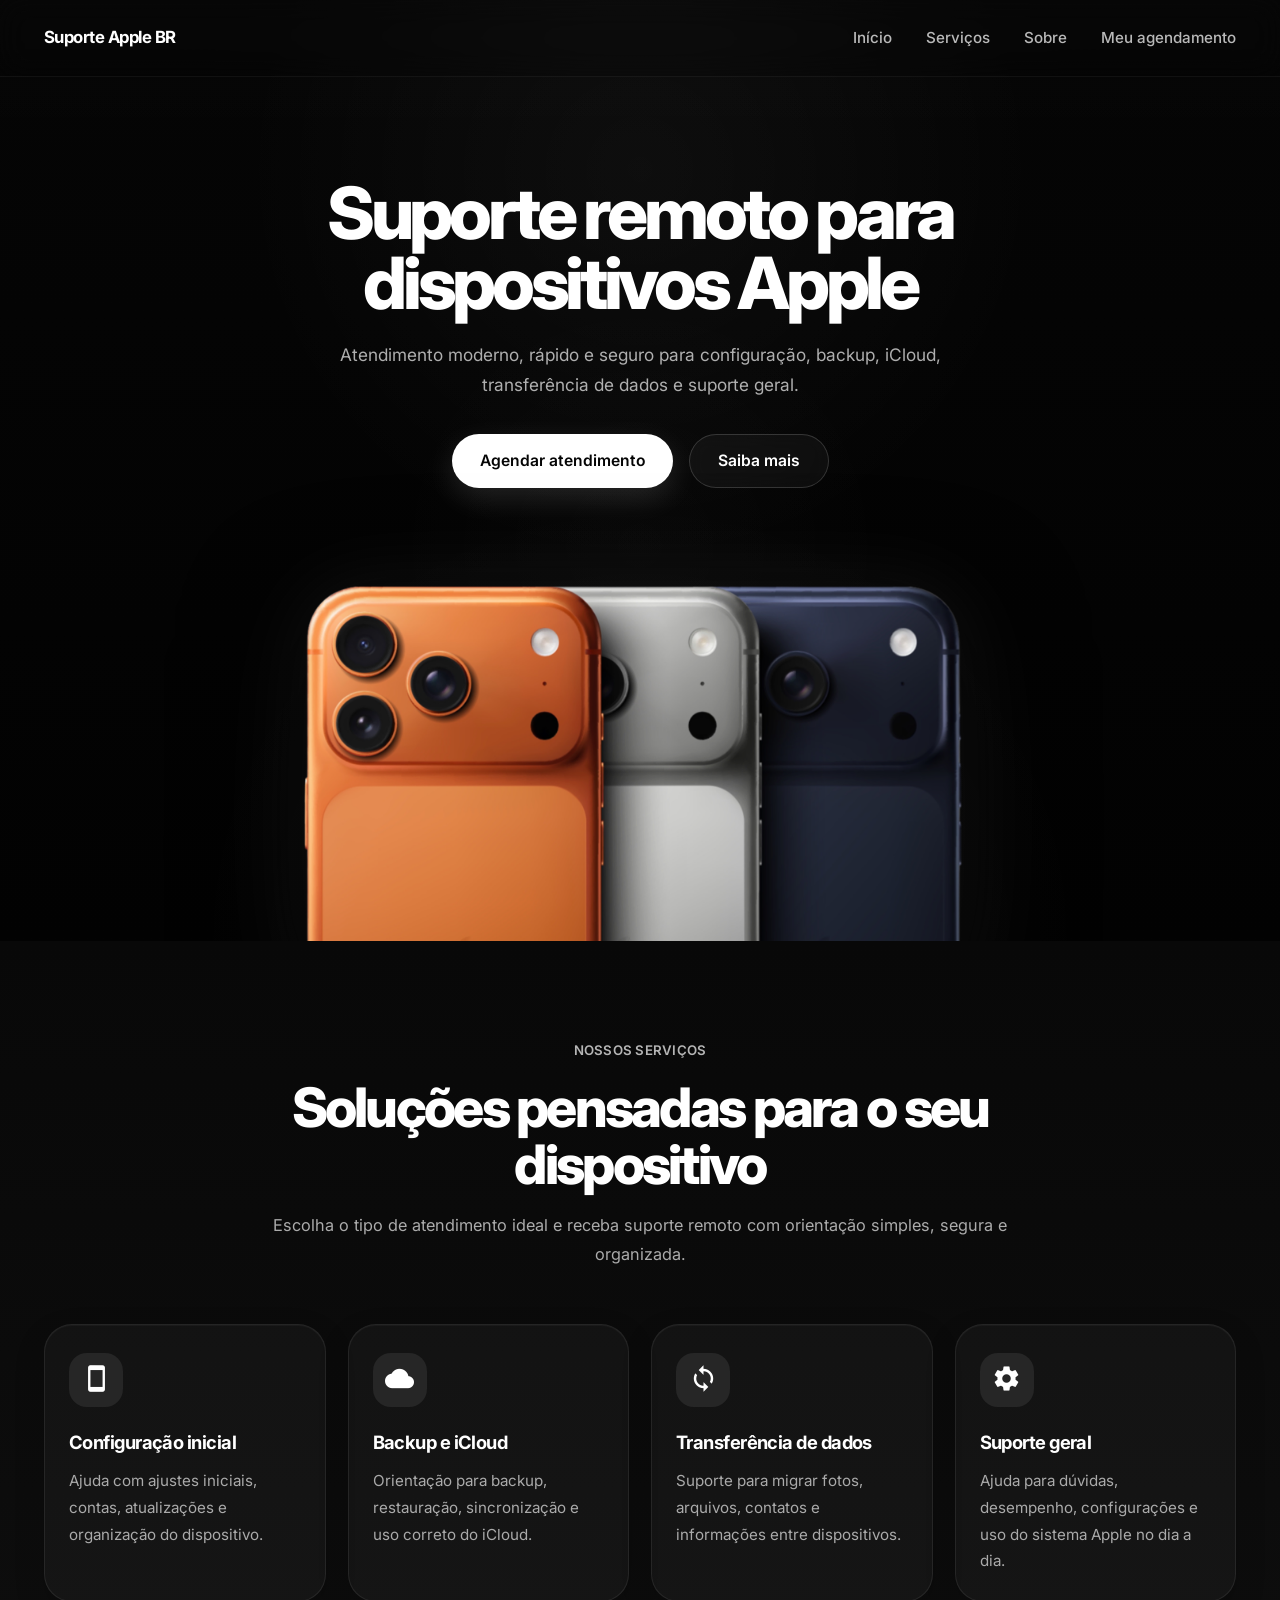
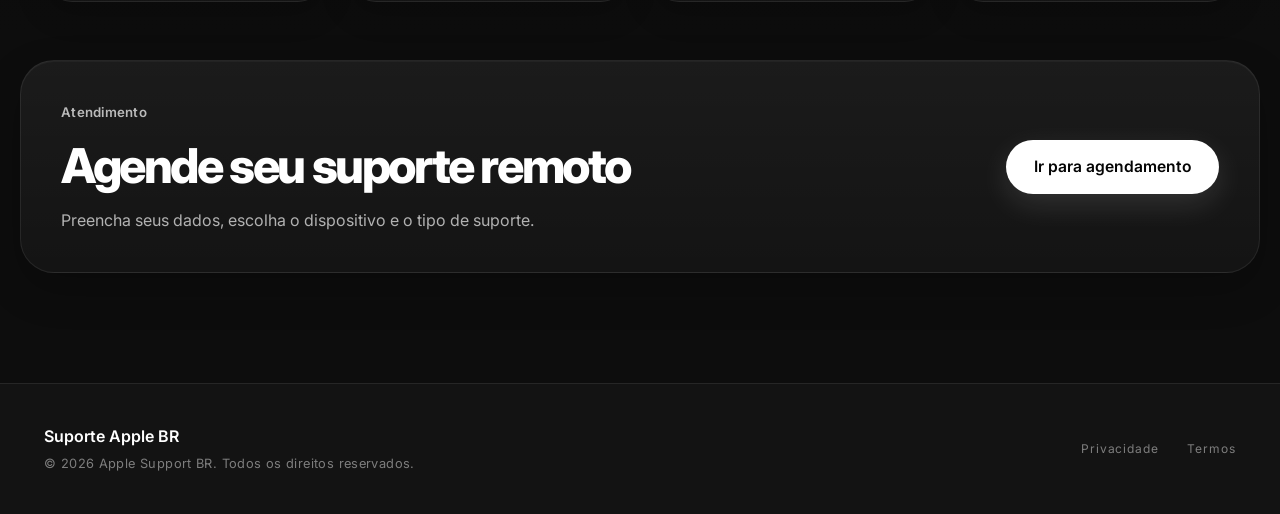
<file: index.html>
<!DOCTYPE html>
<html lang="pt-BR">
<head>
  <meta charset="UTF-8">
  <meta name="viewport" content="width=device-width, initial-scale=1.0">
  <title>Suporte Apple BR</title>

  <link rel="preconnect" href="https://fonts.googleapis.com">
  <link rel="preconnect" href="https://fonts.gstatic.com" crossorigin>
  <link href="https://fonts.googleapis.com/css2?family=Inter:wght@400;500;600;700;800&display=swap" rel="stylesheet">
  <link href="https://fonts.googleapis.com/icon?family=Material+Icons" rel="stylesheet">

  <link rel="stylesheet" href="style.css">
</head>
<body>

  <header class="cabecalho">
    <div class="centro cabecalho-conteudo">
      <a href="./index.html" class="logo">Suporte Apple BR</a>
    
      <button class="botao-menu-mobile" onclick="toggleMenu()">
        <div class="hamburguer">
          <span></span>
          <span></span>
          <span></span>
        </div>
      </button>
    
      <nav class="menu">
        <a href="#">Início</a>
        <a href="#servicos">Serviços</a>
        <a href="./abas/sobre.html">Sobre</a>
        <a href="abas/detalhes.html" id="link-meu">Meu agendamento</a>
      </nav>
    </div>
  </header>

  <main>
    <section class="inicio">
      <div class="centro inicio-conteudo">
        <div class="texto-inicio">
          <h1 class="titulo-inicio" id="titulo-dispositivo">
            Suporte remoto <br class="quebra-mobile"> para dispositivos Apple</h1>
          <p class="descricao-inicio" id="descricao-dispositivo">
            Atendimento moderno, rápido e seguro para configuração, backup, iCloud,
            transferência de dados e suporte geral.
          </p>
          <div class="botoes-inicio">
            <a href="abas/agendamento.html" class="botao botao-claro">
              <span class="negrito-mobile">Agendar atendimento</span>
            </a>
            <a href="#servicos" class="botao botao-escuro">Saiba mais</a>
          </div>
        </div>

        <div class="imagem-inicio">
          <img id="imagem-dispositivo" src="./abas/images/IMG_7301.PNG" alt="iPhone em destaque">
        </div>
      </div>
    </section>

    <section class="servicos" id="servicos">
      <div class="centro">
        <div class="topo-secao">
          <p class="mini-titulo">NOSSOS SERVIÇOS</p>
          <h2 class="titulo-secao">Soluções pensadas para o seu dispositivo</h2>
          <p class="texto-secao">
            Escolha o tipo de atendimento ideal e receba suporte remoto com orientação simples, segura e organizada.
          </p>
        </div>

        <div class="grade-servicos">
          <div class="card-servico">
            <span class="material-icons icone-servico">smartphone</span>
            <h3>Configuração inicial</h3>
            <p>Ajuda com ajustes iniciais, contas, atualizações e organização do dispositivo.</p>
          </div>
          <div class="card-servico">
            <span class="material-icons icone-servico">cloud</span>
            <h3>Backup e iCloud</h3>
            <p>Orientação para backup, restauração, sincronização e uso correto do iCloud.</p>
          </div>
          <div class="card-servico">
            <span class="material-icons icone-servico">sync</span>
            <h3>Transferência de dados</h3>
            <p>Suporte para migrar fotos, arquivos, contatos e informações entre dispositivos.</p>
          </div>
          <div class="card-servico">
            <span class="material-icons icone-servico">settings</span>
            <h3>Suporte geral</h3>
            <p>Ajuda para dúvidas, desempenho, configurações e uso do sistema Apple no dia a dia.</p>
          </div>
        </div>
      </div>
    </section>

    <section class="agendamento-destaque">
      <div class="centro caixa-destaque">
        <div class="texto-destaque">
          <p class="mini-titulo">Atendimento</p>
          <h2 class="titulo-destaque">Agende seu suporte remoto</h2>
          <p class="descricao-destaque">
            Preencha seus dados, escolha o dispositivo e o tipo de suporte.
          </p>
        </div>
        <div class="acao-destaque">
          <a href="abas/agendamento.html" class="botao botao-claro">Ir para agendamento</a>
        </div>
      </div>
    </section>
  </main>

  <footer class="rodape">
    <div class="centro rodape-conteudo">
      <div class="rodape-esquerda">
        <h3>Suporte Apple BR</h3>
        <p>© 2026 Apple Support BR. Todos os direitos reservados.</p>
      </div>
      <div class="rodape-direita">
        <a href="#">Privacidade</a>
        <a href="#">Termos</a>
      </div>
    </div>
  </footer>

  <script src="abas/fluxo.js"></script>
</body>
</html>
</file>
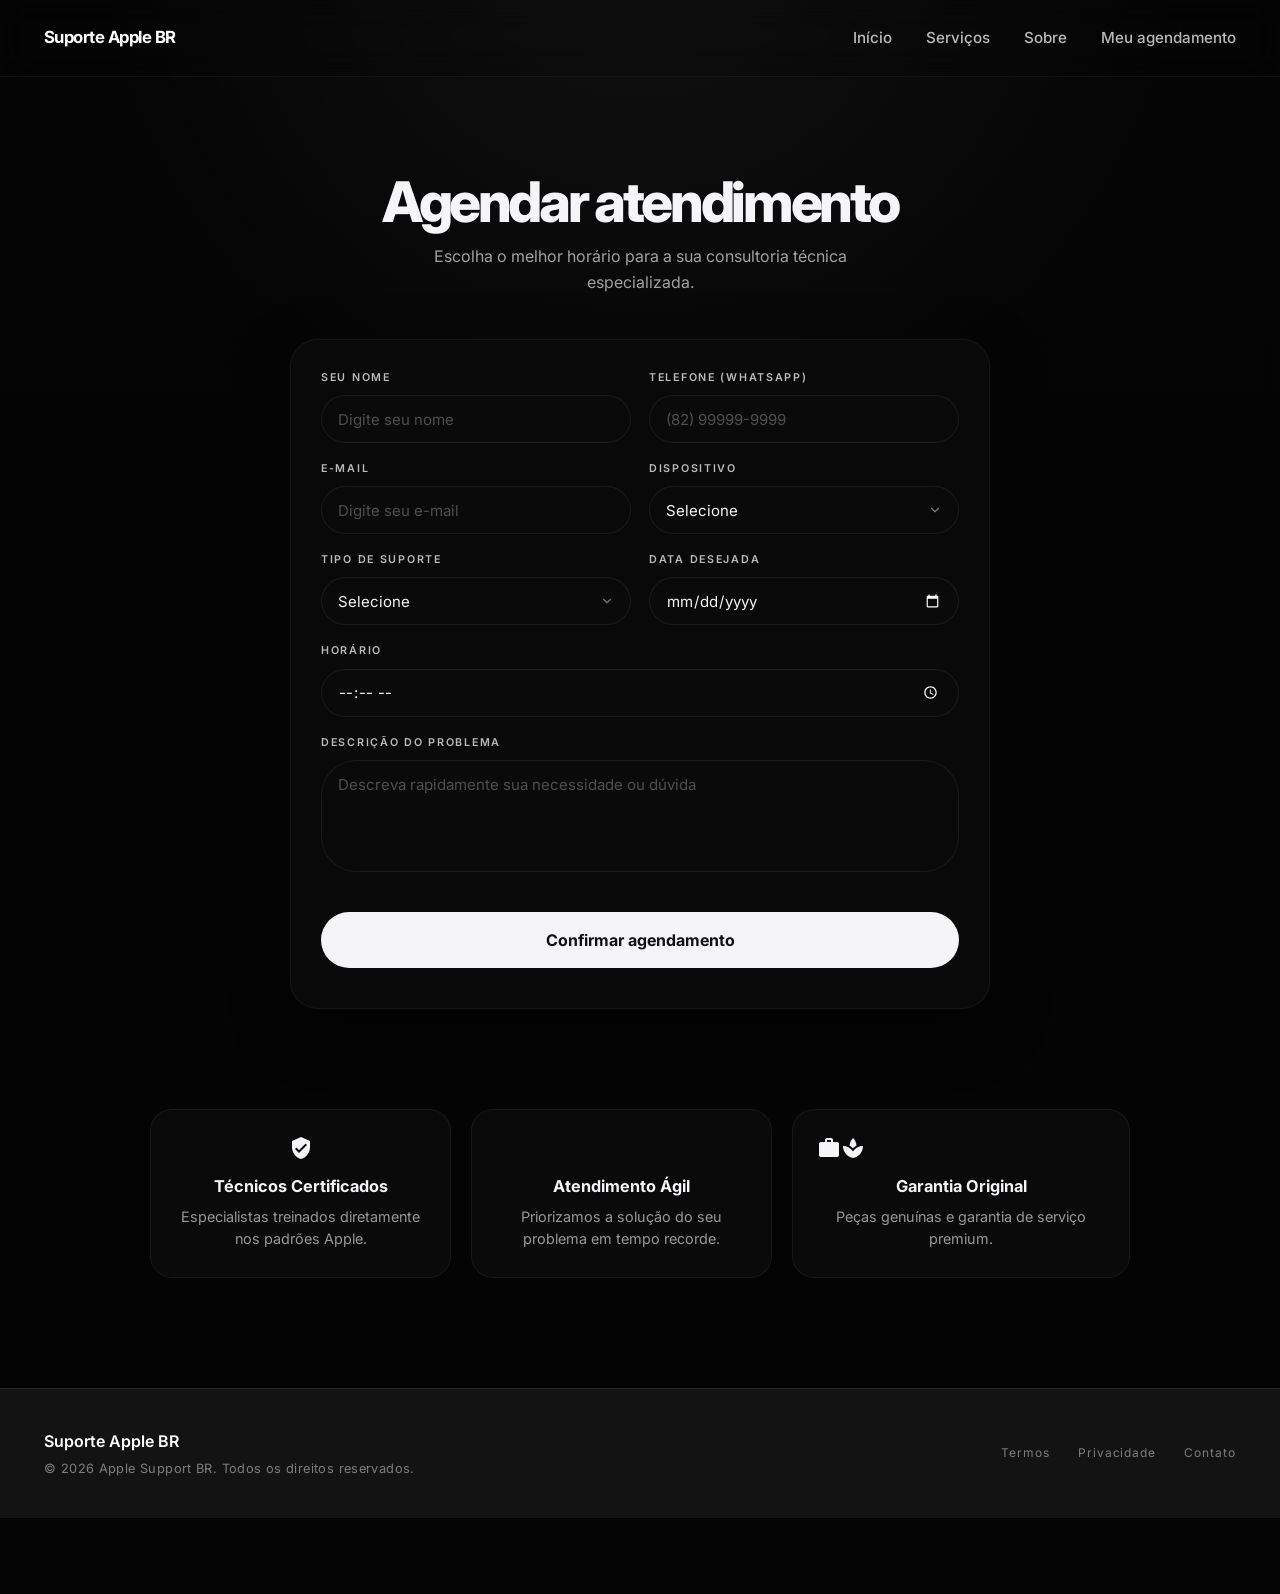
<file: abas/agendamento.html>
<!DOCTYPE html>
<html lang="pt-BR">
<head>
  <meta charset="UTF-8">
  <meta name="viewport" content="width=device-width, initial-scale=1.0">
  <title>Agendar atendimento | Suporte Apple BR</title>

  <link rel="preconnect" href="https://fonts.googleapis.com">
  <link rel="preconnect" href="https://fonts.gstatic.com" crossorigin>
  <link href="https://fonts.googleapis.com/css2?family=Inter:wght@400;500;600;700;800&display=swap" rel="stylesheet">
  <link href="https://fonts.googleapis.com/icon?family=Material+Icons" rel="stylesheet">

  <link rel="stylesheet" href="../style.css">
  <link rel="stylesheet" href="agendamento.css">
</head>
<body data-pagina="agendamento">

  <header class="cabecalho">
    <div class="centro cabecalho-conteudo">
      <a href="../index.html" class="logo">Suporte Apple BR</a>

      <nav class="menu">
        <a href="../index.html">Início</a>
        <a href="../index.html#servicos">Serviços</a>
        <a href="./sobre.html">Sobre</a>
        <a href="./detalhes.html">Meu agendamento</a>
      </nav>
    </div>
  </header>

  <main class="pagina-agendamento">
    <section class="secao-agendamento">
      <div class="centro">

        <div class="topo-agendamento">
          <p class="mini-titulo-agendamento">Atendimento remoto</p>
          <h1 class="titulo-agendamento">Agendar atendimento</h1>
          <p class="subtitulo-agendamento">
            Escolha o melhor horário para a sua consultoria técnica especializada.
          </p>
        </div>

        <div class="caixa-agendamento">
          <div class="lado-direito-agendamento">
            <form class="formulario-agendamento" id="form-agendamento">

              <div class="linha-formulario">
                <div class="grupo-formulario">
                  <label for="nome">Seu Nome</label>
                  <input type="text" id="nome" placeholder="Digite seu nome" required>
                </div>

                <div class="grupo-formulario">
                  <label for="telefone">Telefone (WhatsApp)</label>
                  <input type="tel" id="telefone" placeholder="(82) 99999-9999" required>
                </div>
              </div>

              <div class="linha-formulario">
                <div class="grupo-formulario">
                  <label for="email">E-mail</label>
                  <input type="email" id="email" placeholder="Digite seu e-mail">
                </div>

                <div class="grupo-formulario">
                  <label for="dispositivo">Dispositivo</label>
                  <select id="dispositivo" required>
                    <option value="">Selecione</option>

                    <optgroup label="iPhone">
                      <option>iPhone 15</option>
                      <option>iPhone 15 Plus</option>
                      <option>iPhone 15 Pro</option>
                      <option>iPhone 15 Pro Max</option>
                      <option>iPhone 16</option>
                      <option>iPhone 16 Plus</option>
                      <option>iPhone 16 Pro</option>
                      <option>iPhone 16 Pro Max</option>
                      <option>iPhone 16e</option>
                      <option>iPhone 17</option>
                      <option>iPhone 17 Plus</option>
                      <option>iPhone 17 Pro</option>
                      <option>iPhone 17 Pro Max</option>
                      <option>iPhone 17e</option>
                      <option>iPhone Air</option>
                    </optgroup>

                    <optgroup label="iPad">
                      <option>iPad Pro 11"</option>
                      <option>iPad Pro 13"</option>
                      <option>iPad Air</option>
                      <option>iPad</option>
                      <option>iPad mini</option>
                    </optgroup>

                    <optgroup label="MacBook">
                      <option>MacBook Air 13"</option>
                      <option>MacBook Air 15"</option>
                      <option>MacBook Pro 14"</option>
                      <option>MacBook Pro 16"</option>
                    </optgroup>
                  </select>
                </div>
              </div>

              <div class="linha-formulario">
                <div class="grupo-formulario">
                  <label for="suporte">Tipo de suporte</label>
                  <select id="suporte" required>
                    <option value="">Selecione</option>
                    <option>Configuração inicial</option>
                    <option>Backup / iCloud</option>
                    <option>Transferência de dados</option>
                    <option>Suporte geral</option>
                  </select>
                </div>

                <div class="grupo-formulario">
                  <label for="data">Data desejada</label>
                  <input type="date" id="data" required>
                </div>
              </div>

              <div class="linha-formulario linha-unica">
                <div class="grupo-formulario">
                  <label for="horario">Horário</label>
                  <input type="time" id="horario" required>
                </div>
              </div>

              <div class="grupo-formulario">
                <label for="descricao">Descrição do problema</label>
                <textarea id="descricao" rows="5" placeholder="Descreva rapidamente sua necessidade ou dúvida"></textarea>
              </div>

              <button type="submit" class="botao-enviar">Confirmar agendamento</button>

            </form>
          </div>
        </div>

        <div class="grade-beneficios">
          <div class="card-beneficio">
            <span class="material-icons">verified_user</span>
            <h3>Técnicos Certificados</h3>
            <p>Especialistas treinados diretamente nos padrões Apple.</p>
          </div>

          <div class="card-beneficio">
            <span class="material-icons">bolt</span>
            <h3>Atendimento Ágil</h3>
            <p>Priorizamos a solução do seu problema em tempo recorde.</p>
          </div>

          <div class="card-beneficio">
            <span class="material-icons">workspace_premium</span>
            <h3>Garantia Original</h3>
            <p>Peças genuínas e garantia de serviço premium.</p>
          </div>
        </div>

      </div>
    </section>
  </main>

  <footer class="rodape">
    <div class="centro rodape-conteudo">
      <div class="rodape-esquerda">
        <h3>Suporte Apple BR</h3>
        <p>© 2026 Apple Support BR. Todos os direitos reservados.</p>
      </div>

      <div class="rodape-direita">
        <a href="#">Termos</a>
        <a href="#">Privacidade</a>
        <a href="#">Contato</a>
      </div>
    </div>
  </footer>

  <script src="fluxo.js"></script>
</body>
</html>
</file>
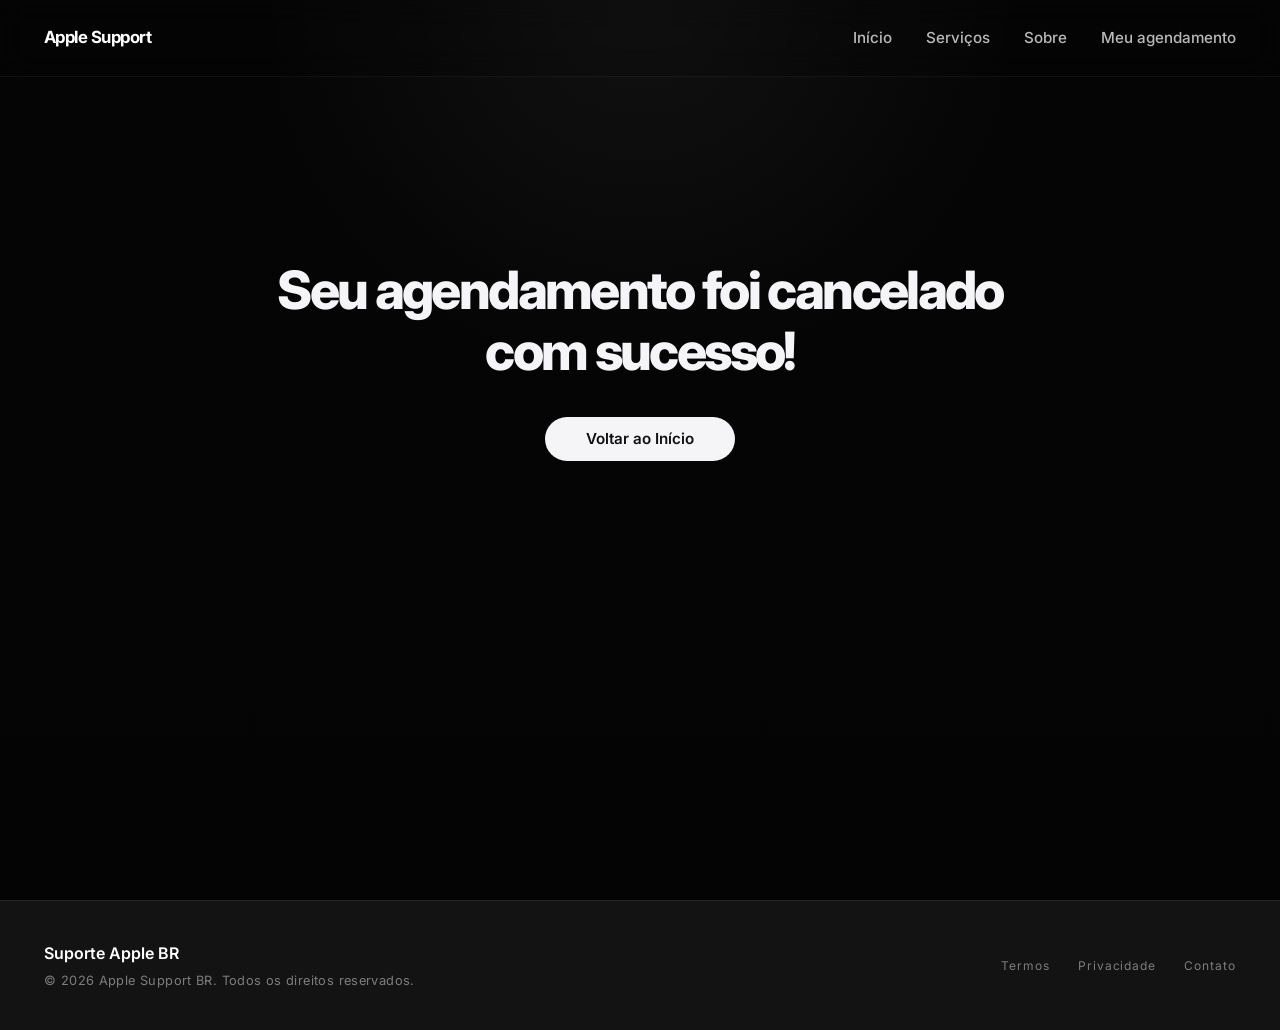
<file: abas/cancelado.html>
<!DOCTYPE html>
<html lang="pt-BR">
<head>
  <meta charset="UTF-8">
  <meta name="viewport" content="width=device-width, initial-scale=1.0">
  <title>Agendamento cancelado | Suporte Apple BR</title>

  <link rel="preconnect" href="https://fonts.googleapis.com">
  <link rel="preconnect" href="https://fonts.gstatic.com" crossorigin>
  <link href="https://fonts.googleapis.com/css2?family=Inter:wght@400;500;600;700;800&display=swap" rel="stylesheet">

  <link rel="stylesheet" href="../style.css">
  <link rel="stylesheet" href="cancelado.css">
</head>
<body data-pagina="cancelado">

  <header class="cabecalho">
    <div class="centro cabecalho-conteudo">
      <a href="../index.html" class="logo">Apple Support</a>

      <nav class="menu">
        <a href="../index.html">Início</a>
        <a href="../index.html#servicos">Serviços</a>
        <a href="./sobre.html">Sobre</a>
        <a href="./abas/detalhes.html">Meu agendamento</a>
      </nav>
    </div>
  </header>

  <main class="pagina-cancelado">
    <section class="secao-cancelado">
      <div class="centro">
        <h1 class="titulo-cancelado">
          Seu agendamento foi cancelado<br>
          com sucesso!
        </h1>

        <a href="../index.html" class="botao-inicio">Voltar ao Início</a>
      </div>
    </section>
  </main>

  <footer class="rodape">
    <div class="centro rodape-conteudo">
      <div class="rodape-esquerda">
        <h3>Suporte Apple BR</h3>
        <p>© 2026 Apple Support BR. Todos os direitos reservados.</p>
      </div>

      <div class="rodape-direita">
        <a href="#">Termos</a>
        <a href="#">Privacidade</a>
        <a href="#">Contato</a>
      </div>
    </div>
  </footer>

  <script src="fluxo.js"></script>
</body>
</html>
</file>
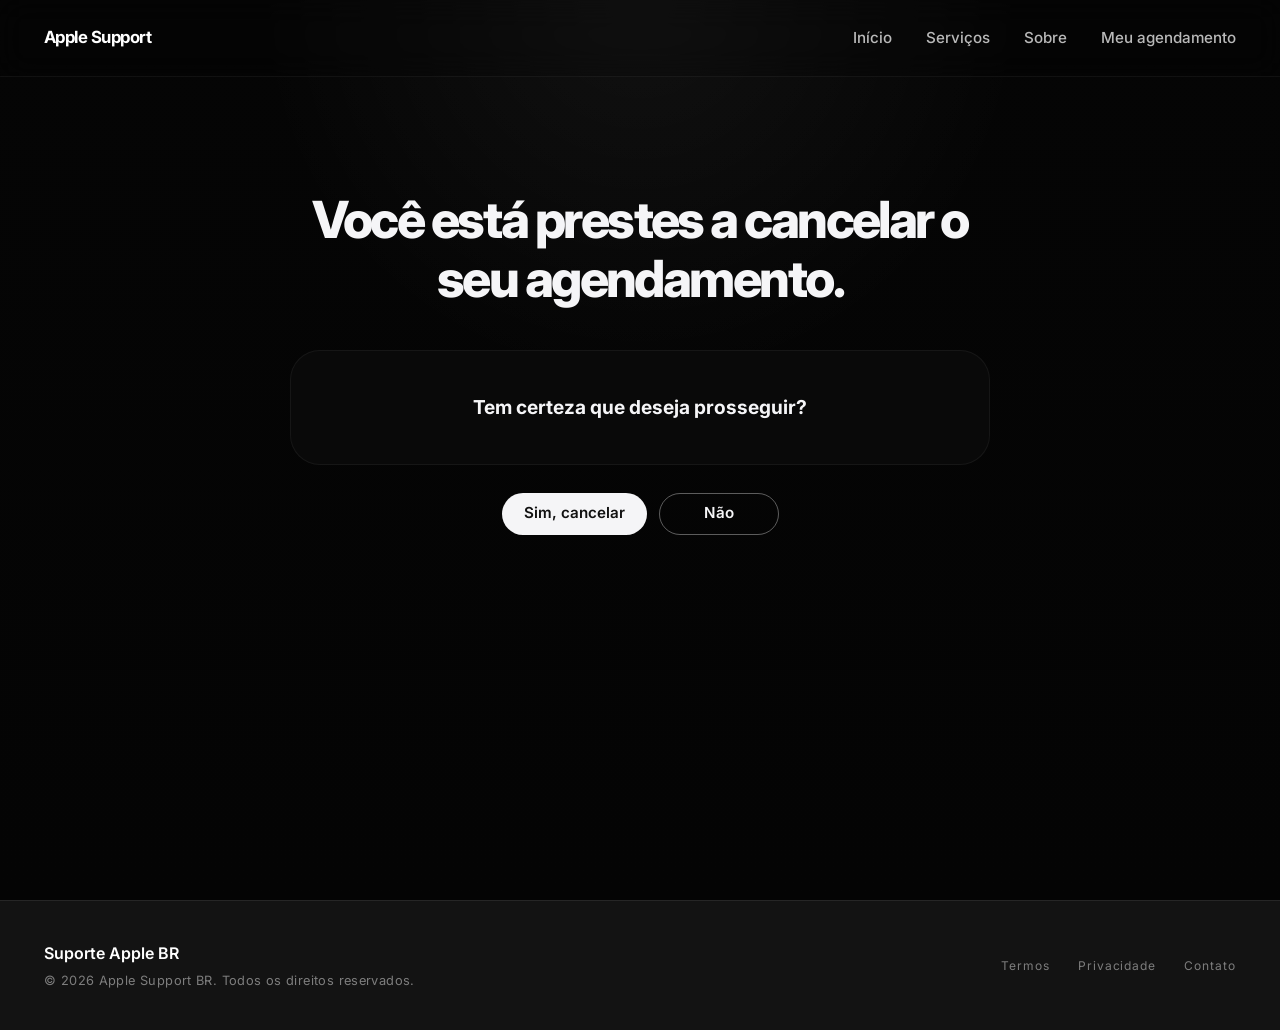
<file: abas/cancelar.html>
<!DOCTYPE html>
<html lang="pt-BR">
<head>
  <meta charset="UTF-8">
  <meta name="viewport" content="width=device-width, initial-scale=1.0">
  <title>Cancelar agendamento | Suporte Apple BR</title>

  <link rel="preconnect" href="https://fonts.googleapis.com">
  <link rel="preconnect" href="https://fonts.gstatic.com" crossorigin>
  <link href="https://fonts.googleapis.com/css2?family=Inter:wght@400;500;600;700;800&display=swap" rel="stylesheet">

  <link rel="stylesheet" href="../style.css">
  <link rel="stylesheet" href="cancelar.css">
</head>
<body data-pagina="cancelar">

  <header class="cabecalho">
    <div class="centro cabecalho-conteudo">
      <a href="../index.html" class="logo">Apple Support</a>

      <nav class="menu">
        <a href="../index.html">Início</a>
        <a href="../index.html#servicos">Serviços</a>
        <a href="./sobre.html">Sobre</a>
        <a href="./abas/detalhes.html">Meu agendamento</a>
      </nav>
    </div>
  </header>

  <main class="pagina-cancelar">
    <section class="secao-cancelar">
      <div class="centro">

        <h1 class="titulo-cancelar">
          Você está prestes a cancelar o<br>
          seu agendamento.
        </h1>

        <div class="caixa-cancelar">
          <h2>Tem certeza que deseja prosseguir?</h2>
        </div>

        <div class="botoes-cancelar">
          <button id="confirmar-cancelamento" class="botao-sim">Sim, cancelar</button>
          <a href="detalhes.html" class="botao-nao">Não</a>
        </div>

      </div>
    </section>
  </main>

  <footer class="rodape">
    <div class="centro rodape-conteudo">
      <div class="rodape-esquerda">
        <h3>Suporte Apple BR</h3>
        <p>© 2026 Apple Support BR. Todos os direitos reservados.</p>
      </div>

      <div class="rodape-direita">
        <a href="#">Termos</a>
        <a href="#">Privacidade</a>
        <a href="#">Contato</a>
      </div>
    </div>
  </footer>

  <script src="fluxo.js"></script>
</body>
</html>
</file>
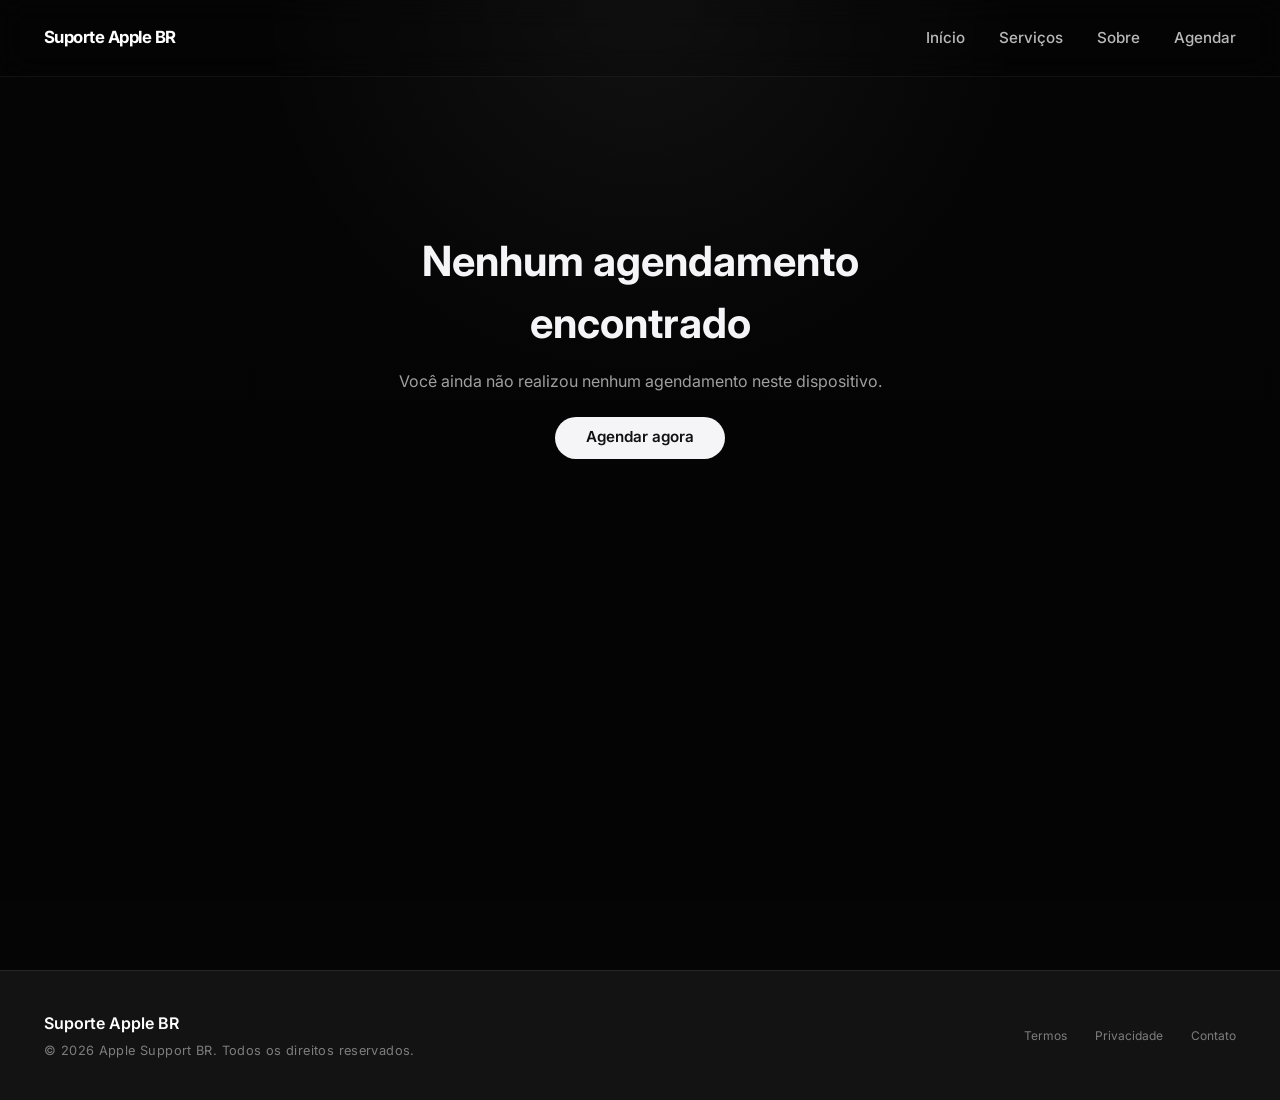
<file: abas/detalhes.html>
<!DOCTYPE html>
<html lang="pt-BR">
<head>
  <meta charset="UTF-8">
  <meta name="viewport" content="width=device-width, initial-scale=1.0">
  <title>Meu agendamento | Suporte Apple BR</title>

  <link rel="preconnect" href="https://fonts.googleapis.com">
  <link rel="preconnect" href="https://fonts.gstatic.com" crossorigin>
  <link href="https://fonts.googleapis.com/css2?family=Inter:wght@400;500;600;700;800&display=swap" rel="stylesheet">
  <link href="https://fonts.googleapis.com/icon?family=Material+Icons" rel="stylesheet">

  <link rel="stylesheet" href="../style.css">
  <link rel="stylesheet" href="detalhes.css">
</head>
<body data-pagina="detalhes">

  <header class="cabecalho">
    <div class="centro cabecalho-conteudo">
      <a href="../index.html" class="logo">Suporte Apple BR</a>

      <nav class="menu">
        <a href="../index.html">Início</a>
        <a href="../index.html#servicos">Serviços</a>
        <a href="./sobre.html">Sobre</a>
        <a href="agendamento.html" id="link-agendar">Agendar</a>
        <a href="detalhes.html" id="link-meu" style="display: none;">Meu agendamento</a>
      </nav>
    </div>
  </header>

  <main class="pagina-detalhes">
    <section class="secao-detalhes">
      <div class="centro">

        <div id="sem-agendamento" class="caixa-sem-agendamento" style="display: none;">
          <h1>Nenhum agendamento encontrado</h1>
          <p>Você ainda não realizou nenhum agendamento neste dispositivo.</p>
          <a href="agendamento.html" class="botao-voltar">Agendar agora</a>
        </div>

        <div id="card-agendamento">
          <div class="topo-detalhes">
            <h1 class="titulo-detalhes">Detalhes do seu Agendamento</h1>
            <p class="subtitulo-detalhes">
              Confira as informações do seu agendamento e prepare seu dispositivo para o atendimento.
            </p>
          </div>

          <div class="conteudo-detalhes">
            <div class="card-principal">
              <div class="linha-topo-card">
                <span class="status-agendamento">Confirmado</span>

                <div class="icone-status">
                  <span class="material-icons">check_circle</span>
                </div>
              </div>

              <h2 class="nome-cliente" id="nome-cliente">—</h2>

              <p class="modelo-dispositivo">
                <span class="material-icons icone-dispositivo">devices</span>
                <span id="dispositivo-cliente">—</span>
              </p>

              <div class="dados-contato">
                <p class="linha-contato" id="telefone-cliente">Telefone: —</p>
                <p class="linha-contato" id="email-cliente">E-mail: —</p>
              </div>

              <div class="linha-divisoria"></div>

              <div class="infos-card">
                <div class="info-item">
                  <span class="rotulo-info">Serviço</span>
                  <strong id="servico-cliente">—</strong>
                </div>

                <div class="info-item">
                  <span class="rotulo-info">ID do caso</span>
                  <strong id="id-caso">—</strong>
                </div>
              </div>
            </div>

            <div class="cards-laterais">
              <div class="card-lateral">
                <span class="material-icons icone-lateral">calendar_today</span>
                <strong id="data-agendamento">—</strong>
                <p id="dia-semana">—</p>
              </div>

              <div class="card-lateral">
                <span class="material-icons icone-lateral">schedule</span>
                <strong id="horario-agendamento">—</strong>
                <p>Horário Local</p>
              </div>
            </div>
          </div>

          <div class="botoes-detalhes">
            <a href="../index.html" class="botao-voltar">Voltar</a>
            <a href="cancelar.html" class="botao-cancelar">Cancelar</a>
          </div>
        </div>

      </div>
    </section>
  </main>

  <footer class="rodape">
    <div class="centro rodape-conteudo">
      <div class="rodape-esquerda">
        <h3>Suporte Apple BR</h3>
        <p>© 2026 Apple Support BR. Todos os direitos reservados.</p>
      </div>

      <div class="rodape-direita">
        <a href="#">Termos</a>
        <a href="#">Privacidade</a>
        <a href="#">Contato</a>
      </div>
    </div>
  </footer>

  <script src="fluxo.js"></script>
</body>
</html>
</file>
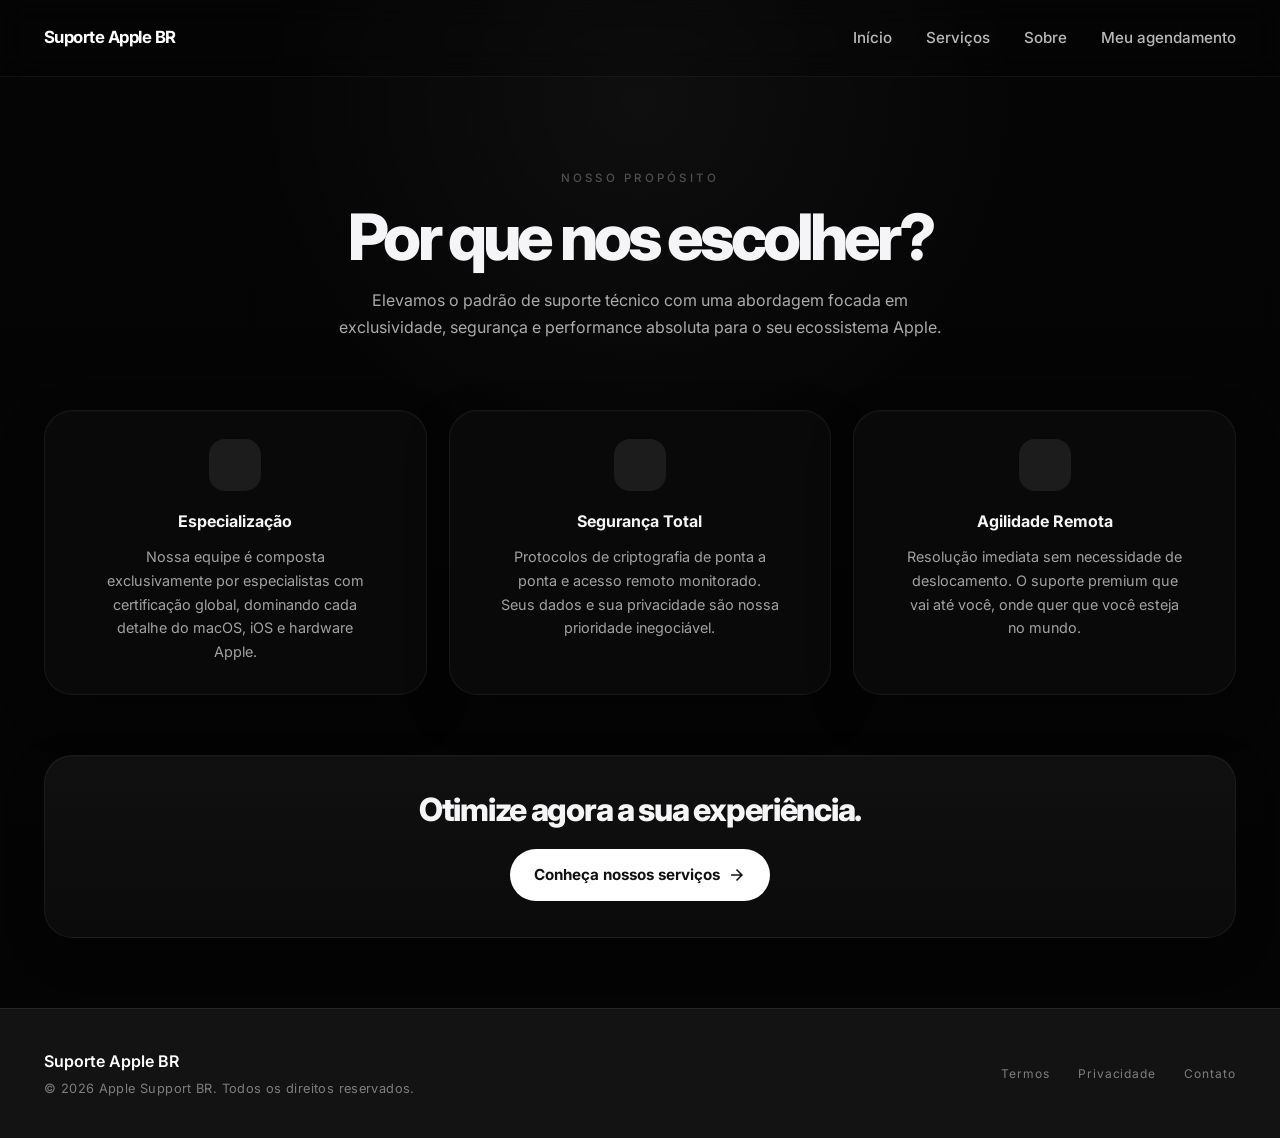
<file: abas/sobre.html>
<!DOCTYPE html>
<html lang="pt-BR">
<head>
  <meta charset="UTF-8">
  <meta name="viewport" content="width=device-width, initial-scale=1.0">
  <title>Sobre | Suporte Apple BR</title>

  <link rel="preconnect" href="https://fonts.googleapis.com">
  <link rel="preconnect" href="https://fonts.gstatic.com" crossorigin>
  <link href="https://fonts.googleapis.com/css2?family=Inter:wght@400;500;600;700;800&display=swap" rel="stylesheet">
  <link href="https://fonts.googleapis.com/icon?family=Material+Icons" rel="stylesheet">

  <link rel="stylesheet" href="../style.css">
  <link rel="stylesheet" href="sobre.css">
</head>
<body data-pagina="sobre">

  <header class="cabecalho">
    <div class="centro cabecalho-conteudo">
      <a href="../index.html" class="logo">Suporte Apple BR</a>

      <nav class="menu">
        <a href="../index.html">Início</a>
        <a href="../index.html#servicos">Serviços</a>
        <a href="#">Sobre</a>
        <a href="detalhes.html" id="link-meu">Meu agendamento</a>
      </nav>
    </div>
  </header>

  <main class="pagina-sobre">
    <section class="hero-sobre">
      <div class="centro">
        <p class="mini-topo-sobre">NOSSO PROPÓSITO</p>
        <h1 class="titulo-sobre">Por que nos escolher?</h1>
        <p class="subtitulo-sobre">
          Elevamos o padrão de suporte técnico com uma abordagem focada
          em exclusividade, segurança e performance absoluta para o seu
          ecossistema Apple.
        </p>
      </div>
    </section>

    <section class="cards-sobre">
      <div class="centro grade-cards-sobre">
        <div class="card-sobre">
          <div class="caixa-icone-sobre">
            <span class="material-icons icone-sobre">verified</span>
          </div>
          <h3>Especialização</h3>
          <p>
            Nossa equipe é composta exclusivamente por especialistas com
            certificação global, dominando cada detalhe do macOS, iOS e
            hardware Apple.
          </p>
        </div>

        <div class="card-sobre">
          <div class="caixa-icone-sobre">
            <span class="material-icons icone-sobre">shield</span>
          </div>
          <h3>Segurança Total</h3>
          <p>
            Protocolos de criptografia de ponta a ponta e acesso remoto
            monitorado. Seus dados e sua privacidade são nossa prioridade
            inegociável.
          </p>
        </div>

        <div class="card-sobre">
          <div class="caixa-icone-sobre">
            <span class="material-icons icone-sobre">bolt</span>
          </div>
          <h3>Agilidade Remota</h3>
          <p>
            Resolução imediata sem necessidade de deslocamento. O suporte
            premium que vai até você, onde quer que você esteja no mundo.
          </p>
        </div>
      </div>
    </section>

    <section class="cta-sobre">
      <div class="centro">
        <div class="caixa-cta-sobre">
          <h2>Otimize agora a sua experiência.</h2>
          <a href="../index.html#servicos" class="botao-cta-sobre">
            Conheça nossos serviços
            <span class="material-icons">arrow_forward</span>
          </a>
        </div>
      </div>
    </section>
  </main>

  <footer class="rodape">
    <div class="centro rodape-conteudo">
      <div class="rodape-esquerda">
        <h3>Suporte Apple BR</h3>
        <p>© 2026 Apple Support BR. Todos os direitos reservados.</p>
      </div>

      <div class="rodape-direita">
        <a href="#">Termos</a>
        <a href="#">Privacidade</a>
        <a href="#">Contato</a>
      </div>
    </div>
  </footer>

  <script src="fluxo.js"></script>
</body>
</html>
</file>
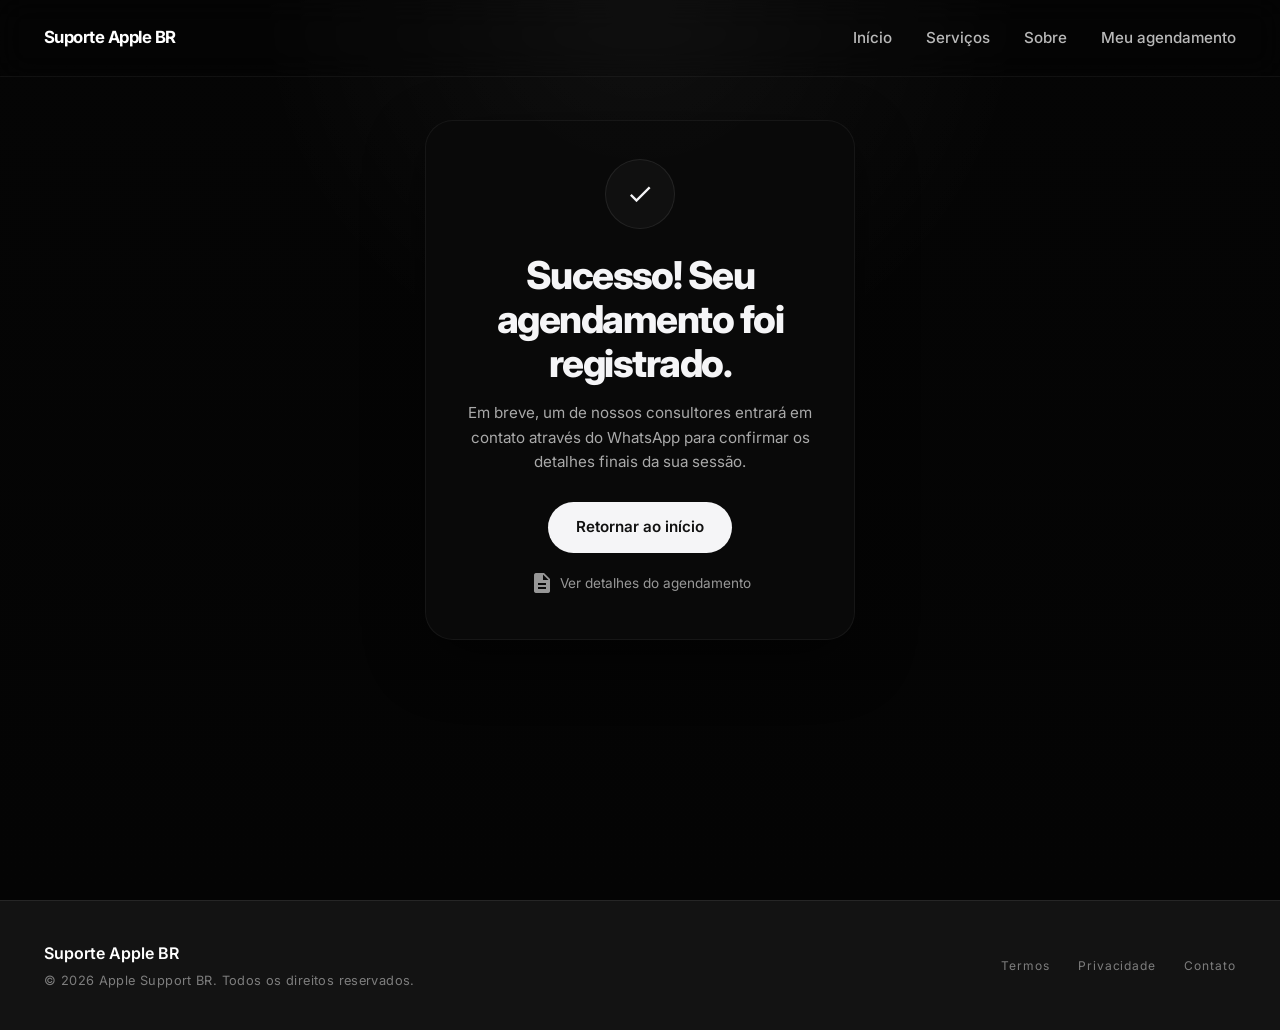
<file: abas/sucesso.html>
<!DOCTYPE html>
<html lang="pt-BR">
<head>
  <meta charset="UTF-8">
  <meta name="viewport" content="width=device-width, initial-scale=1.0">
  <title>Agendamento realizado | Suporte Apple BR</title>

  <link rel="preconnect" href="https://fonts.googleapis.com">
  <link rel="preconnect" href="https://fonts.gstatic.com" crossorigin>
  <link href="https://fonts.googleapis.com/css2?family=Inter:wght@400;500;600;700;800&display=swap" rel="stylesheet">
  <link href="https://fonts.googleapis.com/icon?family=Material+Icons" rel="stylesheet">

  <link rel="stylesheet" href="../style.css">
  <link rel="stylesheet" href="sucesso.css">
</head>
<body data-pagina="sucesso">

  <header class="cabecalho">
    <div class="centro cabecalho-conteudo">
      <a href="../index.html" class="logo">Suporte Apple BR</a>

      <nav class="menu">
        <a href="../index.html">Início</a>
        <a href="../index.html#servicos">Serviços</a>
        <a href="./sobre.html">Sobre</a>
        <a href="./abas/detalhes.html">Meu agendamento</a>
      </nav>
    </div>
  </header>

  <main class="pagina-sucesso">
    <section class="secao-sucesso">
      <div class="centro">
        <div class="caixa-sucesso">
          <div class="icone-sucesso">
            <span class="material-icons">check</span>
          </div>

          <h1 class="titulo-sucesso">
            Sucesso! Seu<br>
            agendamento foi<br>
            registrado.
          </h1>

          <p class="texto-sucesso">
            Em breve, um de nossos consultores entrará
            em contato através do WhatsApp para
            confirmar os detalhes finais da sua sessão.
          </p>

          <a href="../index.html" class="botao-voltar">Retornar ao início</a>

          <a href="detalhes.html" class="link-detalhes">
            <span class="material-icons">description</span>
            Ver detalhes do agendamento
          </a>
        </div>
      </div>
    </section>
  </main>

  <footer class="rodape">
    <div class="centro rodape-conteudo">
      <div class="rodape-esquerda">
        <h3>Suporte Apple BR</h3>
        <p>© 2026 Apple Support BR. Todos os direitos reservados.</p>
      </div>

      <div class="rodape-direita">
        <a href="#">Termos</a>
        <a href="#">Privacidade</a>
        <a href="#">Contato</a>
      </div>
    </div>
  </footer>

  <script src="fluxo.js"></script>
</body>
</html>
</file>
<file: style.css>
* {
  margin: 0;
  padding: 0;
  box-sizing: border-box;
}

html {
  scroll-behavior: smooth;
}

body {
  font-family: 'Inter', sans-serif;
  background: #050505;
  color: #ffffff;
  line-height: 1.5;
  -webkit-font-smoothing: antialiased;
  overflow-x: hidden;
}

img {
  max-width: 100%;
  display: block;
}

a {
  text-decoration: none;
  color: inherit;
}

button {
  font: inherit;
}

.centro {
  width: 100%;
  max-width: 1240px;
  margin: 0 auto;
  padding: 0 24px;
}

/* cabeçalho */

.cabecalho {
  position: fixed;
  top: 0;
  left: 0;
  width: 100%;
  z-index: 1000;
  background-color: rgba(0, 0, 0, 0.12);
  backdrop-filter: blur(15px);
  -webkit-backdrop-filter: blur(15px);
  border-bottom: 1px solid rgba(255, 255, 255, 0.05);
}

.cabecalho-conteudo {
  min-height: 76px;
  display: flex;
  align-items: center;
  justify-content: space-between;
}

.logo {
  font-size: 1.05rem;
  font-weight: 700;
  letter-spacing: -0.03em;
  color: #ffffff;
}

/* O botão invisível que você clica */
.botao-menu-mobile {
  display: none; /* Só aparece no mobile via @media */
  background: none;
  border: none;
  cursor: pointer;
  padding: 8px;
}

/* O container que segura as linhas */
.hamburguer {
  width: 24px;
  height: 16px;
  display: flex;
  flex-direction: column;
  justify-content: space-between; /* Espaça as 3 linhas por igual */
}

/* As 3 linhas idênticas */
.hamburguer span {
  display: block;
  width: 100%;
  height: 2px; /* Espessura da linha */
  background-color: #ffffff;
  border-radius: 4px; /* Deixa as pontas arredondadas como na foto */
}

.menu {
  display: flex;
  align-items: center;
  gap: 34px;
}

.menu a {
  font-size: 0.95rem;
  font-weight: 500;
  color: rgba(255, 255, 255, 0.72);
  transition: color 0.25s ease;
}

.menu a:hover {
  color: #ffffff;
}

/* início */

.inicio {
  position: relative;
  overflow: hidden;
  padding: 150px 0 0; /* MUDE DE 54px PARA 0 AQUI */
  background:
    radial-gradient(circle at 50% 18%, rgba(255, 255, 255, 0.04), transparent 40%),
    radial-gradient(circle at 50% 58%, rgba(255, 255, 255, 0.02), transparent 30%),
    linear-gradient(180deg, #050505 0%, #020202 100%);
}

.inicio::before {
  content: "";
  position: absolute;
  inset: 0;
  background:
    linear-gradient(to bottom, rgba(255, 255, 255, 0.01), transparent 15%),
    radial-gradient(circle at bottom center, rgba(255, 255, 255, 0.03), transparent 40%);
  pointer-events: none;
}

.inicio-conteudo {
  position: relative;
  z-index: 1;
  min-height: calc(100vh - 120px);
  display: flex;
  flex-direction: column;
  align-items: center;
  text-align: center;
}

.texto-inicio {
  max-width: 860px;
  padding-top: 28px;
}

.titulo-inicio {
  font-size: 4.5rem;
  line-height: 0.97;
  letter-spacing: -0.06em;
  font-weight: 800;
  max-width: 900px;
  margin: 0 auto 22px;
}

.descricao-inicio {
  max-width: 690px;
  margin: 0 auto;
  font-size: 1.08rem;
  color: rgba(255, 255, 255, 0.68);
  line-height: 1.75;
}

.botoes-inicio {
  display: flex;
  justify-content: center;
  gap: 16px;
  margin-top: 34px;
  flex-wrap: wrap;
}

.botao {
  display: inline-flex;
  align-items: center;
  justify-content: center;
  min-height: 54px;
  padding: 0 28px;
  border-radius: 999px;
  font-size: 0.98rem;
  font-weight: 600;
  transition: all 0.25s ease;
}

.botao-claro {
  background: #ffffff;
  color: #050505;
  box-shadow: 0 10px 30px rgba(255, 255, 255, 0.12);
}

.botao-claro:hover {
  transform: translateY(-2px);
  background: #eaeaea;
}

.botao-escuro {
  border: 1px solid rgba(255, 255, 255, 0.16);
  color: #ffffff;
  background: rgba(255, 255, 255, 0.04);
  backdrop-filter: blur(10px);
  -webkit-backdrop-filter: blur(10px);
}

.botao-escuro:hover {
  transform: translateY(-2px);
  background: rgba(255, 255, 255, 0.08);
}

.imagem-inicio {
  width: 100%;
  display: flex;
  justify-content: center;
  margin-top: 44px;
  line-height: 0; /* Remove espaço residual abaixo da imagem */
}

.imagem-inicio img {
  width: 100%;
  max-width: 950px; 
  max-height: 700px;
  object-fit: contain;
  display: block;
  margin-bottom: -90px; /* TENTE -1px OU -5px ATÉ FICAR PERFEITO NA LINHA */
  filter:
    drop-shadow(0 30px 60px rgba(0, 0, 0, 0.65))
    drop-shadow(0 0 35px rgba(255, 255, 255, 0.06));
}

/* serviços */

.servicos {
  padding: 96px 0 28px;
  background: linear-gradient(180deg, #080808 0%, #0d0d0d 100%);
  scroll-margin-top: 100px;
}

.topo-secao {
  text-align: center;
  max-width: 760px;
  margin: 0 auto 54px;
}

.mini-titulo {
  display: inline-block;
  font-size: 0.83rem;
  font-weight: 600;
  letter-spacing: 0.02em;
  color: rgba(255, 255, 255, 0.7);
  margin-bottom: 18px;
}

.titulo-secao {
  font-size: 3.4rem;
  line-height: 1.05;
  letter-spacing: -0.05em;
  margin-bottom: 18px;
  font-weight: 800;
}

.texto-secao {
  font-size: 1.02rem;
  color: rgba(255, 255, 255, 0.66);
  line-height: 1.8;
}

.grade-servicos {
  display: grid;
  grid-template-columns: repeat(4, 1fr);
  gap: 22px;
}

.card-servico {
  background: rgba(255, 255, 255, 0.035);
  border: 1px solid rgba(255, 255, 255, 0.08);
  border-radius: 28px;
  padding: 28px 24px 26px;
  min-height: 240px;
  box-shadow:
    inset 0 1px 0 rgba(255,255,255,0.03),
    0 12px 30px rgba(0,0,0,0.18);
  transition: transform 0.25s ease, border-color 0.25s ease, background 0.25s ease;
}

.card-servico:hover {
  transform: translateY(-5px);
  border-color: rgba(255, 255, 255, 0.16);
  background: rgba(255, 255, 255, 0.055);
}

.icone-servico {
  display: inline-flex !important;
  align-items: center;
  justify-content: center;
  width: 54px;
  height: 54px;
  border-radius: 18px;
  margin-bottom: 22px;
  background: rgba(255, 255, 255, 0.08);
  color: #ffffff;
  font-size: 1.8rem !important;
}

.card-servico h3 {
  font-size: 1.15rem;
  font-weight: 700;
  letter-spacing: -0.03em;
  margin-bottom: 12px;
}

.card-servico p {
  font-size: 0.95rem;
  line-height: 1.75;
  color: rgba(255, 255, 255, 0.64);
}

/* destaque */

.agendamento-destaque {
  padding: 30px 0 110px;
  background: #0d0d0d;
}

.caixa-destaque {
  display: flex;
  align-items: center;
  justify-content: space-between;
  gap: 28px;
  padding: 38px 40px;
  border-radius: 34px;
  background: linear-gradient(180deg, rgba(255,255,255,0.06), rgba(255,255,255,0.03));
  border: 1px solid rgba(255, 255, 255, 0.08);
  box-shadow:
    inset 0 1px 0 rgba(255,255,255,0.04),
    0 16px 40px rgba(0,0,0,0.22);
  
  /* Deixa o efeito com 0.4 segundos e movimento suave */
  transition: 0.4s ease-in-out;
}

.caixa-destaque:hover {
  /* Clareia a borda de leve para dar o efeito de fade */
  border-color: rgba(255, 255, 255, 0.35);

  transform: translateY(-2px);
}

.texto-destaque {
  max-width: 680px;
}

.titulo-destaque {
  font-size: 3rem;
  line-height: 1.06;
  letter-spacing: -0.05em;
  margin-bottom: 14px;
  font-weight: 800;
}

.descricao-destaque {
  color: rgba(255, 255, 255, 0.67);
  line-height: 1.8;
  font-size: 1rem;
}

.acao-destaque {
  flex-shrink: 0;
}

/* rodapé */

.rodape {
  padding: 40px 0;
  background: #131313;
  border-top: 1px solid rgba(255, 255, 255, 0.08);
}

.rodape-conteudo {
  display: flex;
  justify-content: space-between;
  align-items: center;
  flex-wrap: wrap;
}

.rodape-esquerda h3 {
  font-size: 1rem;
  font-weight: 600;
  margin-bottom: 6px;
  color: #ffffff;
}

.rodape-esquerda p {
  font-size: 0.8rem;
  color: rgba(255, 255, 255, 0.45);
  letter-spacing: 0.03em;
}

.rodape-direita {
  display: flex;
  gap: 28px;
}

.rodape-direita a {
  font-size: 0.75rem;
  letter-spacing: 0.08em;
  color: rgba(255, 255, 255, 0.45);
  transition: color 0.2s ease;
}

.rodape-direita a:hover {
  color: #ffffff;
}

.quebra-mobile {
  display: none;
}
/* responsivo */

/* ============================================================
   RESPONSIVO (CELULAR E TABLET)
   ============================================================ */
/* ============================================================
   RESPONSIVO (CELULAR E TABLET) - REESCRITO E ORGANIZADO
   ============================================================ */
@media (max-width: 1024px) {
  .centro {
    padding: 0 24px;
  }

  /* 1. Menu Mobile e Cabeçalho */
  .botao-menu-mobile {
    display: block;
  }

  .menu {
    display: none; 
    position: absolute;
    top: 76px;
    left: 0;
    width: 100%;
    background: rgba(10, 10, 10, 0.98);
    backdrop-filter: blur(15px);
    flex-direction: column;
    padding: 30px;
    gap: 25px;
    border-bottom: 1px solid rgba(255, 255, 255, 0.1);
    z-index: 999;
  }

  .menu.ativo {
    display: flex;
  }

  /* 2. Seção Início e Imagem - O GRANDE AJUSTE */
  .inicio {
    padding-top: 100px; /* Espaço para o menu fixo */
    padding-bottom: 0 !important; /* Mata qualquer espaço embaixo */
    position: relative;
    z-index: 1; /* Garante que a seção 1 fique por cima da 2 */
    min-height: auto; /* Remove o min-height do desktop no mobile */
  }

  .quebra-mobile {
    display: block;
  }
  
  .inicio-conteudo {
    /* MUDANÇA: Organiza a div interna para empilhar tudo com o fluxo natural do mobile */
    display: flex;
    flex-direction: column;
    align-items: center;
    text-align: center;
    min-height: auto !important; /* Mata o min-height calc() do desktop */
    padding-bottom: 0 !important;
  }

  .texto-inicio {
    /* MUDANÇA: Reduz o espaço no topo para aproximar o texto do menu no celular */
    padding-top: 35px;
  }

  .titulo-inicio {
    font-size: 2.3rem; /* Reduz o tamanho da fonte no mobile */
    line-height: 1.1;
  }

  .descricao-inicio {
    font-size: 0.98rem;
    color: rgba(255, 255, 255, 0.6);
  }

  .botoes-inicio {
    flex-direction: column;
    width: 100%;
    gap: 17px;
  }

  .negrito-mobile {
    font-weight: 800; /* Isso define o negrito extra (estilo Apple) */
  }

  .botao {
    width: 100%;
  }

  /* O pulo do gato na imagem */
  .imagem-inicio {
    width: 100%;
    display: flex;
    justify-content: center;
    margin-top: 40px;
    margin-bottom: 0 !important;
    line-height: 0;
    position: relative;
    z-index: 1;
    overflow: hidden;
  }

  .imagem-inicio img {
    /* MUDANÇA: ADICIONE ISSO AQUI: Remove a complexidade de scaling e posicionamento que estava lá,
       garantindo que a imagem apenas ocupe 100% da div, mas sem ter margem alguma. */
    display: block !important; /* Mata o comportamento de texto */
    width: 100%; /* Ocupa 100% da largura da div contêiner */
    max-width: 950px; /* Mantém o limite do desktop */
    margin-bottom: 0 !important; /* MUDANÇA: Mata a margem negativa do desktop que estava agindo */
    position: static; /* Remove o position relative e left 50% que quebravam o layout */
    transform: none; /* Remove o transform translateX */
    filter: drop-shadow(0 20px 40px rgba(0,0,0,0.5));
    transform: translateY(30px) scale(1.3);
  }

  /* 3. Seção Serviços - AGORA ELA SE EMPILHA NATURALMENTE */
  .servicos {
    /* MUDANÇA: REMOVE as propriedades 'z-index', 'position' e 'margin-top' negativo. 
       Isso faz as seções se empilharem naturalmente (uma após a outra). */
    
    /* MUDANÇA: Reduzimos o padding-top de 140px para 60px para aproximar o título do corte. */
    padding-top: 60px !important; 
    padding-bottom: 40px;
    z-index: 0; /* Fica abaixo da seção 1 */
  }

  .titulo-secao {
    font-size: 2.2rem;
  }

  .grade-servicos {
    grid-template-columns: 1fr;
    gap: 16px;
  }

  .card-servico {
    min-height: auto;
  }

  /* 4. Linha Divisora e Caixa de Agendamento */
  .agendamento-destaque::before {
    content: "";
    display: block;
    width: 150px; 
    height: 1px;
    background: rgba(255, 255, 255, 0.1);
    margin: 0 auto 50px;
  }

  .caixa-destaque {
    flex-direction: column !important;
    text-align: center;
    padding: 40px 24px !important;
    gap: 30px !important;
    width: auto !important;
    margin: 0 10px !important;
  }

  .titulo-destaque {
    font-size: 1.8rem;
  }

  .acao-destaque {
    width: 100%;
  }
}
</file>
<file: abas/agendamento.css>
.pagina-agendamento {
  min-height: 100vh;
  background:
    radial-gradient(circle at top center, rgba(255, 255, 255, 0.05), transparent 35%),
    linear-gradient(180deg, #050505 0%, #040404 100%);
}

.secao-agendamento {
  margin-top: -76px;
  padding: 250px 0 110px;
}

.topo-agendamento {
  max-width: 760px;
  margin: 0 auto 44px;
  text-align: center;
}

.mini-titulo-agendamento {
  display: none;
}

.titulo-agendamento {
  font-size: 3.5rem;
  line-height: 1;
  font-weight: 800;
  letter-spacing: -0.06em;
  color: #f5f5f7;
  margin-bottom: 14px;
}

.subtitulo-agendamento {
  max-width: 500px;
  margin: 0 auto;
  font-size: 1rem;
  line-height: 1.6;
  color: rgba(255, 255, 255, 0.62);
  font-weight: 400;
}

.caixa-agendamento {
  max-width: 700px;
  margin: 0 auto;
  padding: 30px 30px 40px;
  border-radius: 28px;
  background: rgba(10, 10, 10, 0.92);
  border: 1px solid rgba(255, 255, 255, 0.05);
  box-shadow:
    0 0 0 1px rgba(255, 255, 255, 0.015),
    0 20px 60px rgba(0, 0, 0, 0.45);
}

.lado-esquerdo-agendamento {
  display: none;
}

.lado-direito-agendamento {
  padding: 0;
  background: transparent;
  border: none;
  border-radius: 0;
}

.formulario-agendamento {
  width: 100%;
}

.linha-formulario {
  display: grid;
  grid-template-columns: 1fr 1fr;
  gap: 18px;
  margin-bottom: 18px;
}

.linha-unica {
  grid-template-columns: 1fr;
}

.grupo-formulario {
  display: flex;
  flex-direction: column;
}

.grupo-formulario label {
  margin-bottom: 9px;
  font-size: 0.67rem;
  font-weight: 600;
  letter-spacing: 0.16em;
  text-transform: uppercase;
  color: rgba(255, 255, 255, 0.72);
}

input[type="date"],
input[type="time"] {
  color-scheme: dark;
}

.grupo-formulario input,
.grupo-formulario select,
.grupo-formulario textarea {
  width: 100%;
  height: 48px;
  padding: 0 16px;
  border-radius: 35px;
  border: 1px solid rgba(255, 255, 255, 0.07);
  background: #0a0a0a;
  color: #f5f5f7;
  font-size: 0.94rem;
  font-family: 'Inter', sans-serif;
  outline: none;
  transition: border-color 0.2s ease, background 0.2s ease;
}

.grupo-formulario input::placeholder,
.grupo-formulario textarea::placeholder {
  color: rgba(255, 255, 255, 0.28);
}

.grupo-formulario input:focus,
.grupo-formulario select:focus,
.grupo-formulario textarea:focus {
  border-color: rgba(255, 255, 255, 0.14);
  background: #0d0d0d;
}

.grupo-formulario textarea {
  min-height: 112px;
  resize: none;
  padding: 14px 16px;
}

.grupo-formulario select {
  appearance: none;
  -webkit-appearance: none;
  -moz-appearance: none;
  background-image: url("data:image/svg+xml,%3Csvg xmlns='http://www.w3.org/2000/svg' width='14' height='14' viewBox='0 0 24 24' fill='none' stroke='rgba(255,255,255,0.45)' stroke-width='2' stroke-linecap='round' stroke-linejoin='round'%3E%3Cpolyline points='6 9 12 15 18 9'/%3E%3C/svg%3E");
  background-repeat: no-repeat;
  background-position: right 16px center;
  background-size: 14px;
  padding-right: 42px;
}

.botao-enviar {
  width: 100%;
  height: 56px;
  margin-top: 40px;
  border: none;
  border-radius: 999px;
  background: #f5f5f7;
  color: #111111;
  font-size: 1rem;
  font-weight: 700;
  cursor: pointer;
  transition: transform 0.2s ease, background 0.2s ease;
}

.botao-enviar:hover {
  transform: translateY(-1px);
  background: #ffffff;
}

.grade-beneficios {
  max-width: 980px;
  margin: 100px auto 0;
  display: grid;
  grid-template-columns: repeat(3, 1fr);
  gap: 20px;
}

.card-beneficio {
  min-height: 146px;
  padding: 26px 24px;
  border-radius: 22px;
  background: #0a0a0a;
  border: 1px solid rgba(255, 255, 255, 0.06);
  text-align: center;

  transition: 0.3s;
}

.card-beneficio:hover {
  transform: scale(1.01);

  border-color: rgba(255, 255, 255, 0.2);

  box-shadow:
    0 0 0px rgba(253, 253, 253, 0.08),
    0 0 40px rgba(255, 255, 255, 0.04);
}


.card-beneficio .material-icons {
  font-size: 1.5rem;
  color: #f5f5f7;
  margin-bottom: 14px;
}

.card-beneficio h3 {
  font-size: 1.02rem;
  font-weight: 700;
  color: #f5f5f7;
  margin-bottom: 8px;
}

.card-beneficio p {
  font-size: 0.9rem;
  line-height: 1.55;
  color: rgba(255, 255, 255, 0.58);
}


@media (max-width: 1024px) {
  /* Empurra a seção para baixo do cabeçalho */
  .secao-agendamento {
    padding: 210px 0 60px; 
  }

  .titulo-agendamento {
    font-size: 2.3rem;
  }

  .subtitulo-agendamento {
    padding: 0 16px;
  }

  /* Organiza o formulário: centraliza e desgruda das bordas */
  .caixa-agendamento {
    margin: 0 12px !important; 
    padding: 30px 20px !important;
    width: auto;
    /* Linhas novas para o efeito metálico: */
    border: 1px solid rgba(255, 255, 255, 0.12) !important;
    box-shadow: inset 0 1px 0 rgba(255, 255, 255, 0.109), 0 20px 60px rgba(0, 0, 0, 0.5) !important;
  }

  /* FORÇA 1 COLUNA: Coloca os inputs um embaixo do outro */
  .linha-formulario {
    grid-template-columns: 1fr !important;
    gap: 16px;
    margin-bottom: 16px;
  }

  /* FORÇA 1 COLUNA: Coloca os cards um embaixo do outro e desgruda das bordas */
  .grade-beneficios {
    grid-template-columns: 1fr !important;
    margin: 60px 20px 0 !important;
    width: auto;
  }
  
  .card-beneficio {
    min-height: auto;
  }
}
</file>
<file: abas/cancelado.css>
.pagina-cancelado {
  min-height: 100vh;
  background:
    radial-gradient(circle at top center, rgba(255,255,255,0.05), transparent 35%),
    linear-gradient(180deg, #050505 0%, #040404 100%);
}

.secao-cancelado {
  padding: 260px 0 100px;
  text-align: center;
}

.titulo-cancelado {
  font-size: 3.3rem;
  line-height: 1.15;
  font-weight: 800;
  letter-spacing: -0.05em;
  color: #f5f5f7;
  margin-bottom: 36px;
}

.botao-inicio {
  display: inline-flex;
  align-items: center;
  justify-content: center;
  min-width: 190px;
  height: 44px;
  padding: 0 24px;
  border-radius: 999px;
  background: #f5f5f7;
  color: #111;
  font-size: 0.95rem;
  font-weight: 600;
  transition: 0.25s;
}

.botao-inicio:hover {
  background: #ffffff;
}

@media (max-width: 1024px) {
  .titulo-cancelado {
    font-size: 2.3rem; /* Mude esse valor para achar o tamanho ideal */
  }
}
</file>
<file: abas/cancelar.css>
.pagina-cancelar {
  min-height: 100vh;
  background:
    radial-gradient(circle at top center, rgba(255,255,255,0.05), transparent 35%),
    linear-gradient(180deg, #050505 0%, #040404 100%);
}

.secao-cancelar {
  padding: 190px 0 90px;
  text-align: center;
}

.titulo-cancelar {
  font-size: 3.2rem;
  line-height: 1.15;
  font-weight: 800;
  letter-spacing: -0.05em;
  color: #f5f5f7;
  margin-bottom: 42px;
}

.caixa-cancelar {
  max-width: 700px;
  margin: 0 auto 28px;
  padding: 42px 28px;
  border-radius: 30px;
  background: rgba(10, 10, 10, 0.92);
  border: 1px solid rgba(255,255,255,0.05);
}

.caixa-cancelar h2 {
  font-size: 1.2rem;
  color: #f5f5f7;
}

.botoes-cancelar {
  display: flex;
  justify-content: center;
  gap: 12px;
}

.botao-sim,
.botao-nao {
  min-width: 120px;
  height: 42px;
  padding: 0 22px;
  border-radius: 999px;
  font-size: 0.95rem;
  font-weight: 600;
}

.botao-sim {
  border: none;
  background: #f5f5f7;
  color: #111;
  cursor: pointer;
}

.botao-nao {
  display: inline-flex;
  align-items: center;
  justify-content: center;
  background: transparent;
  color: #f5f5f7;
  border: 1px solid rgba(255,255,255,0.35);
}

.botao-nao:hover {
  background: rgba(255,255,255,0.05);
}

@media (max-width: 1024px) {
  .titulo-cancelar {
    font-size: 2.2rem; 
  }
}
</file>
<file: abas/detalhes.css>
.pagina-detalhes {
  min-height: 100vh;
  background:
    radial-gradient(circle at top center, rgba(255, 255, 255, 0.05), transparent 35%),
    linear-gradient(180deg, #050505 0%, #040404 100%);
}

.secao-detalhes {
  padding: 150px 0 90px;
}

.caixa-sem-agendamento {
  max-width: 600px;
  margin: 80px auto 0;
  text-align: center;
}

.caixa-sem-agendamento h1 {
  font-size: 2.6rem;
  margin-bottom: 14px;
  color: #f5f5f7;
}

.caixa-sem-agendamento p {
  color: rgba(255,255,255,0.62);
  margin-bottom: 24px;
}

.topo-detalhes {
  text-align: center;
  max-width: 760px;
  margin: 0 auto 50px;
}

.titulo-detalhes {
  font-size: 3.3rem;
  line-height: 1;
  font-weight: 800;
  letter-spacing: -0.06em;
  color: #f5f5f7;
  margin-bottom: 14px;
}

.subtitulo-detalhes {
  max-width: 560px;
  margin: 0 auto;
  font-size: 1rem;
  line-height: 1.6;
  color: rgba(255, 255, 255, 0.62);
}

.conteudo-detalhes {
  max-width: 940px;
  margin: 0 auto;
  display: grid;
  grid-template-columns: 1.6fr 0.8fr;
  gap: 22px;
}

.card-principal,
.card-lateral {
  background: rgba(10, 10, 10, 0.92);
  border: 1px solid rgba(255, 255, 255, 0.05);
  box-shadow: 0 20px 60px rgba(0, 0, 0, 0.35);
}

.card-principal {
  border-radius: 30px;
  padding: 28px 30px 26px;
  min-height: 305px;
}

.linha-topo-card {
  display: flex;
  justify-content: space-between;
  margin-bottom: 14px;
}

.status-agendamento {
  margin-top: 20px;
  display: inline-block;
  padding: 10px 12px;
  border-radius: 999px;
  background: rgba(255,255,255,0.08);
  color: #f5f5f7;
  font-size: 0.68rem;
  font-weight: 700;
  text-transform: uppercase;
  letter-spacing: 0.08em;
}

.icone-status {
  width: 46px;
  height: 46px;
  border-radius: 50%;
  background: rgba(255,255,255,0.06);
  display: flex;
  align-items: center;
  justify-content: center;
}

.icone-status .material-icons {
  color: #f5f5f7;
  font-size: 24px;
}

.nome-cliente {
  font-size: 1.15rem;
  color: #f5f5f7;
  font-weight: 700;
  margin-bottom: 8px;
}

.modelo-dispositivo {
  display: flex;
  align-items: center;
  gap: 6px;
  color: rgba(255,255,255,0.68);
  font-size: 0.92rem;
}

.icone-dispositivo {
  font-size: 16px;
}

.dados-contato {
  margin-top: 12px;
  display: flex;
  flex-direction: column;
  gap: 4px;
}

.linha-contato {
  font-size: 0.85rem;
  color: rgba(255, 255, 255, 0.58);
  line-height: 1.4;
}

.linha-divisoria {
  width: 100%;
  height: 1px;
  background: rgba(255,255,255,0.08);
  margin: 40px 0 24px;
}

.infos-card {
  display: flex;
  gap: 40px;
}

.info-item {
  display: flex;
  flex-direction: column;
  gap: 6px;
}

.rotulo-info {
  font-size: 0.68rem;
  text-transform: uppercase;
  letter-spacing: 0.09em;
  color: rgba(255,255,255,0.52);
  font-weight: 700;
}

.info-item strong {
  color: #f5f5f7;
  font-size: 0.98rem;
  font-weight: 700;
}

.cards-laterais {
  display: flex;
  flex-direction: column;
  gap: 18px;
}

.card-lateral {
  border-radius: 28px;
  min-height: 142px;
  padding: 28px 20px;
  text-align: center;
  display: flex;
  flex-direction: column;
  align-items: center;
  justify-content: center;
}

.icone-lateral {
  font-size: 28px;
  color: #f5f5f7;
  margin-bottom: 12px;
}

.card-lateral strong {
  color: #f5f5f7;
  font-size: 1.15rem;
  line-height: 1.2;
  font-weight: 800;
  margin-bottom: 8px;
}

.card-lateral p {
  color: rgba(255,255,255,0.62);
  font-size: 0.92rem;
}

.botoes-detalhes {
  max-width: 940px;
  margin: 28px auto 0;
  display: flex;
  gap: 12px;
}

.botao-voltar,
.botao-cancelar {
  display: inline-flex;
  align-items: center;
  justify-content: center;
  min-width: 170px;
  height: 42px;
  padding: 0 24px;
  border-radius: 999px;
  font-size: 0.95rem;
  font-weight: 600;
  transition: 0.25s;
}

.botao-voltar {
  background: #f5f5f7;
  color: #111111;
}

.botao-voltar:hover {
  background: #ffffff;
}

.botao-cancelar {
  background: transparent;
  color: #f5f5f7;
  border: 1px solid rgba(255,255,255,0.35);
}

.botao-cancelar:hover {
  background: rgba(255,255,255,0.05);
}

.rodape {
  margin-top: 70px;
}

.rodape-direita a {
  text-transform: none;
  letter-spacing: 0;
}

@media (max-width: 900px) {
  .conteudo-detalhes {
    grid-template-columns: 1fr;
  }

  .botoes-detalhes {
    flex-wrap: wrap;
  }
}
</file>
<file: abas/sobre.css>
.pagina-sobre {
  min-height: 100vh;
  background:
    radial-gradient(circle at 50% 10%, rgba(255, 255, 255, 0.04), transparent 35%),
    linear-gradient(180deg, #050505 0%, #040404 100%);
}

/* Seção Hero (Topo) */
.hero-sobre {
  padding: 170px 0 60px;
  text-align: center;
}

.mini-topo-sobre {
  font-size: 0.72rem;
  font-weight: 500;
  letter-spacing: 0.28em;
  color: rgba(255, 255, 255, 0.28);
  margin-bottom: 18px;
}

.titulo-sobre {
  max-width: 800px;
  margin: 0 auto 18px;
  font-size: 4rem;
  line-height: 1;
  letter-spacing: -0.06em;
  font-weight: 800;
  color: #f5f5f7;
}

.subtitulo-sobre {
  max-width: 640px;
  margin: 0 auto;
  font-size: 1rem;
  line-height: 1.65;
  color: rgba(255, 255, 255, 0.66);
}

/* Grade de Cards */
.cards-sobre {
  padding: 10px 0 50px;
}

.grade-cards-sobre {
  display: grid;
  grid-template-columns: repeat(3, 1fr);
  gap: 22px;
}

.card-sobre {
  background: rgba(10, 10, 10, 0.92);
  border: 1px solid rgba(255, 255, 255, 0.06);
  border-radius: 28px;
  padding: 28px 24px 30px;
  min-height: 190px;
  text-align: center;
  box-shadow:
    inset 0 1px 0 rgba(255, 255, 255, 0.02),
    0 18px 45px rgba(0, 0, 0, 0.28);
  
  /* Efeito Suave Apple */
  transition: 0.4s ease-in-out;
}

.card-sobre:hover {
  border-color: rgba(255, 255, 255, 0.35);
  transform: translateY(-2px);
  box-shadow:
    0 0 22px rgba(255, 255, 255, 0.05),
    0 0 60px rgba(255, 255, 255, 0.03);
}

.caixa-icone-sobre {
  width: 52px;
  height: 52px;
  margin: 0 auto 18px;
  border-radius: 16px;
  background: rgba(255, 255, 255, 0.08);
  display: flex;
  align-items: center;
  justify-content: center;
}

.icone-sobre {
  font-size: 24px;
  color: #f5f5f7;
}

.card-sobre h3 {
  font-size: 1rem;
  font-weight: 700;
  color: #f5f5f7;
  margin-bottom: 12px;
}

.card-sobre p {
  font-size: 0.9rem;
  line-height: 1.65;
  color: rgba(255, 255, 255, 0.62);
  max-width: 280px;
  margin: 0 auto;
}

/* Seção CTA (Caixa de Destaque) */
.cta-sobre {
  margin-top: 10px;
  padding: 0 0 70px;
}

.caixa-cta-sobre {
  border-radius: 28px;
  background: linear-gradient(180deg, rgba(255, 255, 255, 0.05), rgba(255, 255, 255, 0.03));
  border: 1px solid rgba(255, 255, 255, 0.06);
  min-height: 150px;
  padding: 36px 24px;
  display: flex;
  flex-direction: column;
  align-items: center;
  justify-content: center;
  box-shadow:
    inset 0 1px 0 rgba(255, 255, 255, 0.02),
    0 16px 40px rgba(0, 0, 0, 0.24);

  /* Efeito Suave Apple */
  transition: 0.4s ease-in-out;
}

.caixa-cta-sobre:hover {
  border-color: rgba(255, 255, 255, 0.35);
  transform: translateY(-1.5px);
  box-shadow:
    0 20px 50px rgba(0, 0, 0, 0.4);
}

.caixa-cta-sobre h2 {
  font-size: 2rem;
  line-height: 1.1;
  letter-spacing: -0.04em;
  font-weight: 800;
  color: #f5f5f7;
  margin-bottom: 22px;
  text-align: center;
}

.botao-cta-sobre {
  display: inline-flex;
  align-items: center;
  gap: 8px;
  min-height: 52px;
  padding: 0 24px;
  border-radius: 999px;
  background: #ffffff;
  color: #111111;
  font-size: 0.95rem;
  font-weight: 700;
  transition: 0.25s;
  text-decoration: none;
}

.botao-cta-sobre:hover {
  background: #f2f2f2;
}

.botao-cta-sobre .material-icons {
  font-size: 18px;
}

/* Responsividade */
@media (max-width: 900px) {
  .grade-cards-sobre {
    grid-template-columns: 1fr;
  }
  .titulo-sobre {
    font-size: 3rem;
  }
}

@media (max-width: 640px) {
  .hero-sobre {
    padding: 120px 0 40px;
  }
  .titulo-sobre {
    font-size: 2.4rem;
  }
  .subtitulo-sobre {
    font-size: 0.95rem;
  }
  .card-sobre {
    min-height: auto;
  }
  .caixa-cta-sobre h2 {
    font-size: 1.6rem;
  }
}
</file>
<file: abas/sucesso.css>
.pagina-sucesso {
  min-height: 100vh;
  background:
    radial-gradient(circle at top center, rgba(255, 255, 255, 0.05), transparent 35%),
    linear-gradient(180deg, #050505 0%, #040404 100%);
}

.secao-sucesso {
  padding: 120px 0 80px;
}

.caixa-sucesso {
  max-width: 430px;
  margin: 0 auto;
  padding: 38px 28px;
  border-radius: 28px;
  text-align: center;
  background: rgba(10, 10, 10, 0.92);
  border: 1px solid rgba(255, 255, 255, 0.05);
  box-shadow: 0 20px 60px rgba(0, 0, 0, 0.45);
}

.icone-sucesso {
  width: 70px;
  height: 70px;
  margin: 0 auto 24px;
  border-radius: 50%;
  display: flex;
  align-items: center;
  justify-content: center;
  background: rgba(255,255,255,0.03);
  border: 1px solid rgba(255,255,255,0.08);
}

.icone-sucesso .material-icons {
  font-size: 28px;
  color: #f5f5f7;
}

.titulo-sucesso {
  font-size: 2.4rem;
  font-weight: 800;
  line-height: 1.15;
  letter-spacing: -0.04em;
  color: #f5f5f7;
  margin-bottom: 16px;
}

.texto-sucesso {
  font-size: 0.95rem;
  line-height: 1.6;
  color: rgba(255,255,255,0.65);
  margin-bottom: 28px;
}

.botao-voltar {
  display: inline-block;
  padding: 14px 28px;
  border-radius: 999px;
  background: #f5f5f7;
  color: #111;
  font-size: 0.95rem;
  font-weight: 600;
  transition: 0.25s;
}

.botao-voltar:hover {
  background: #ffffff;
}

.link-detalhes {
  margin-top: 18px;
  display: inline-flex;
  align-items: center;
  gap: 6px;
  font-size: 0.85rem;
  color: rgba(255,255,255,0.58);
}

.link-detalhes:hover {
  color: #ffffff;
}
</file>
